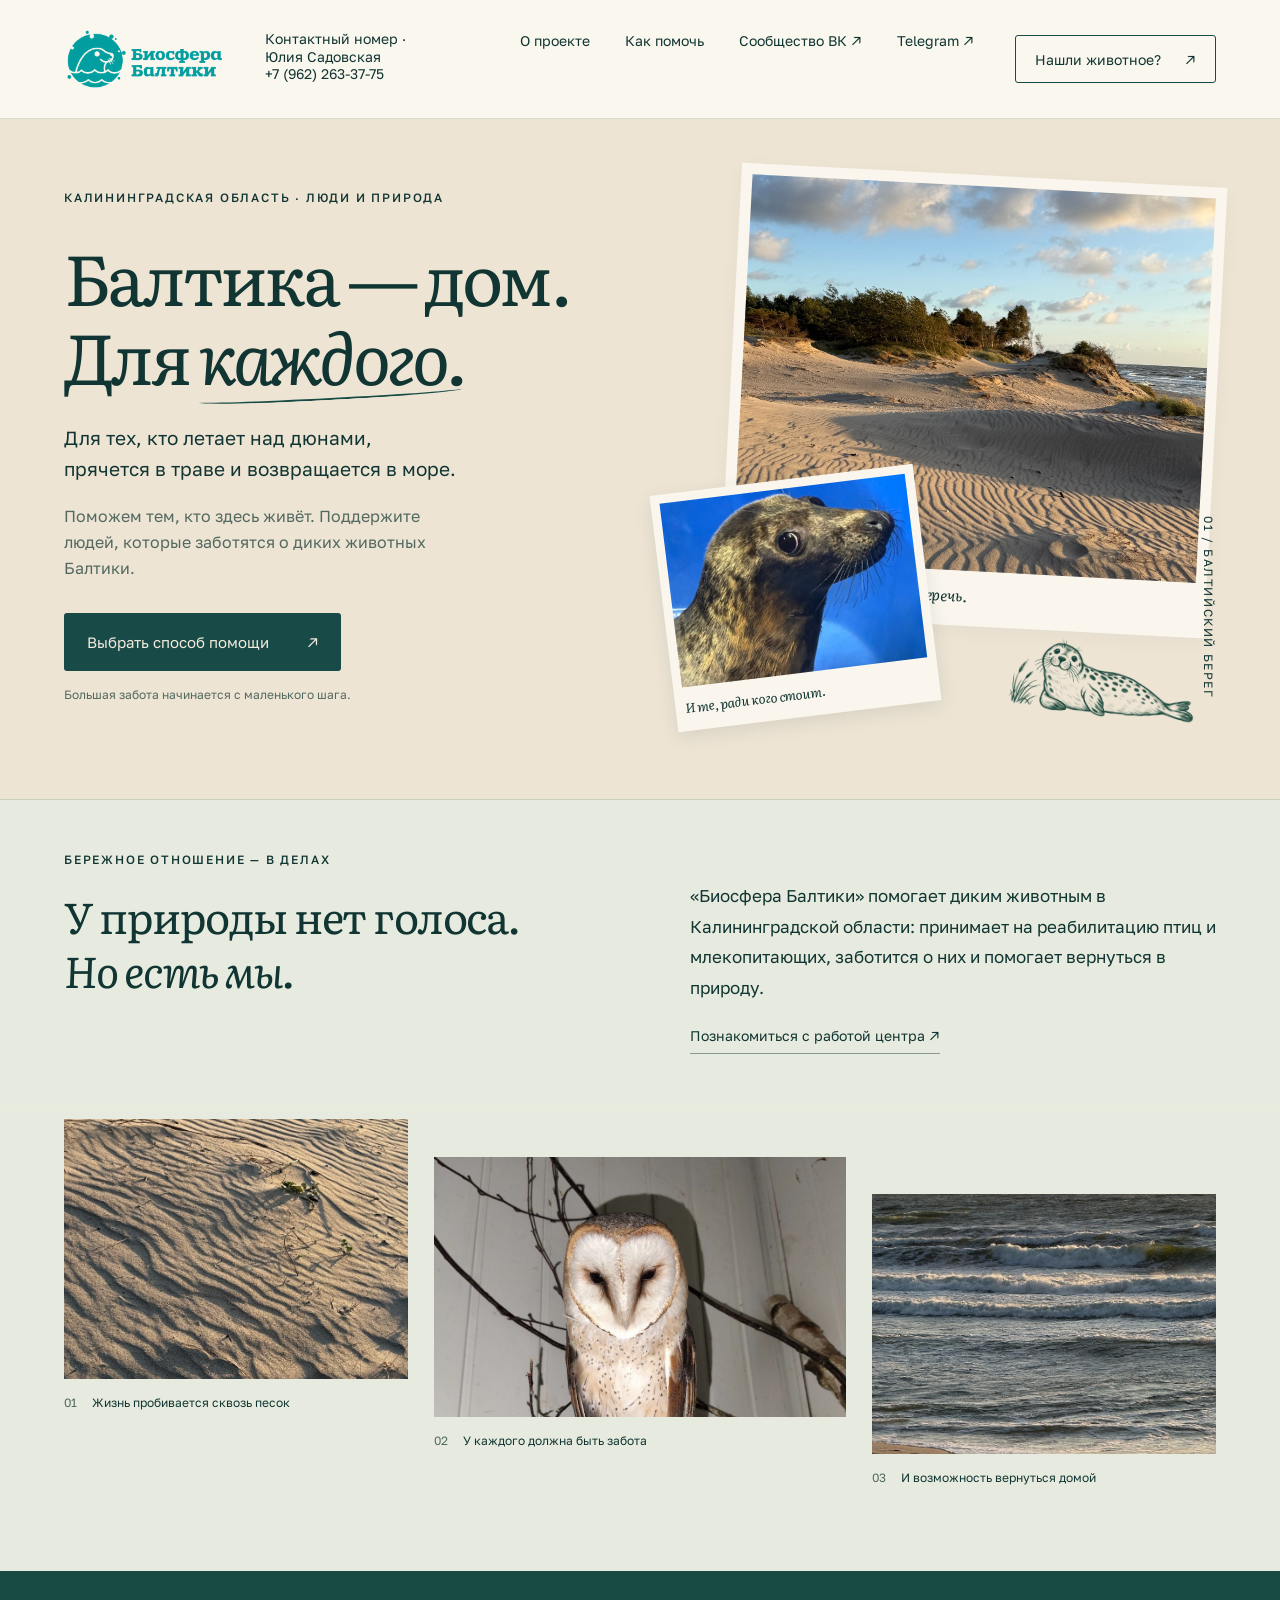
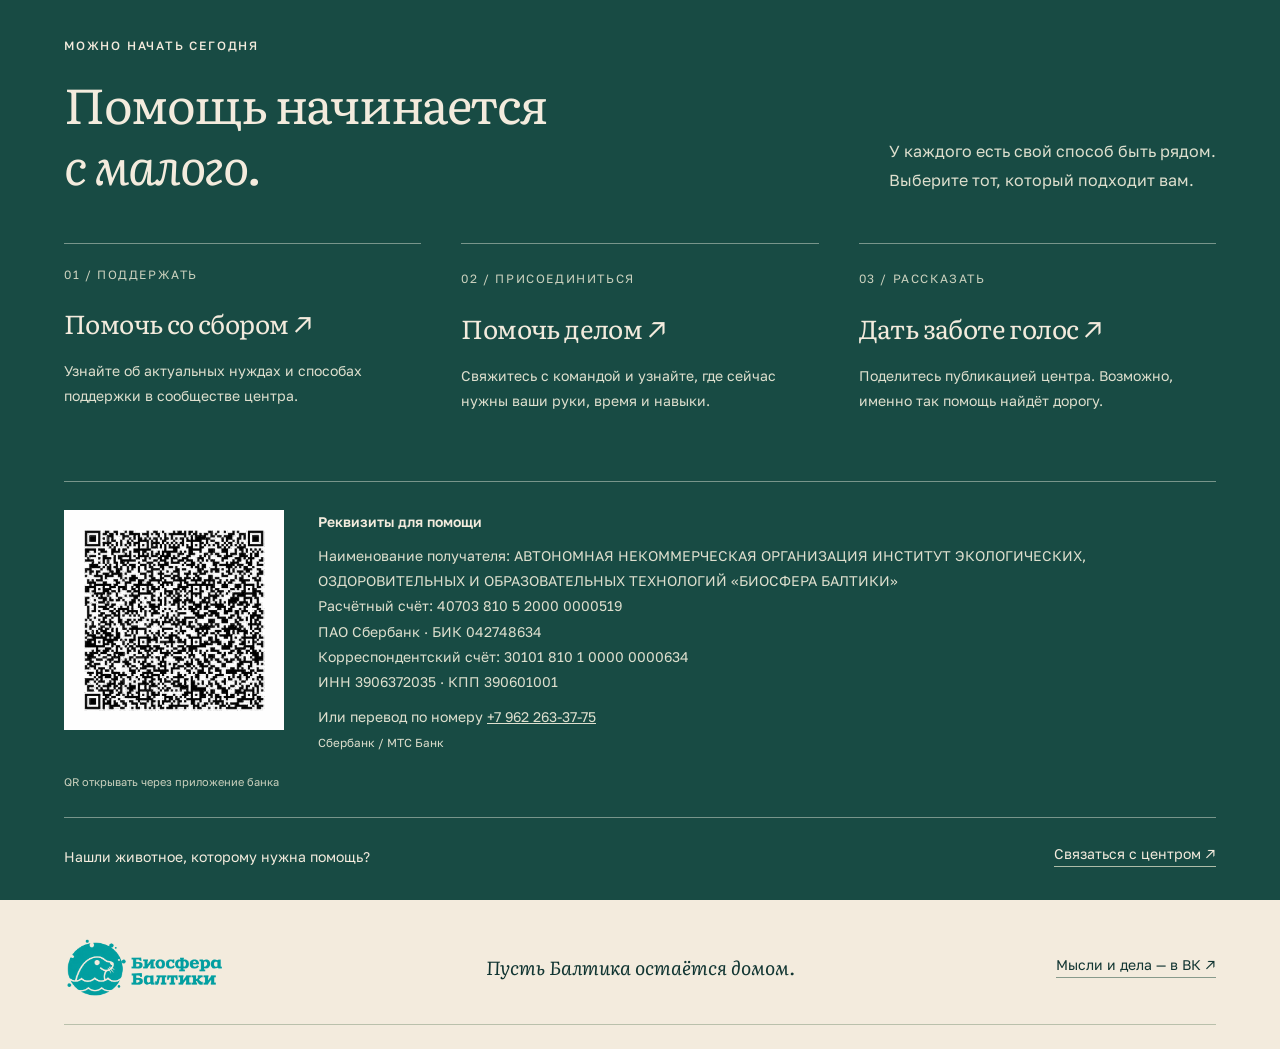
<file: index.html>
<!doctype html>
<html lang="ru"><head><meta charset="utf-8"><meta name="viewport" content="width=device-width, initial-scale=1"><meta http-equiv="refresh" content="0;url=./baltic-biosphere-github/"><link rel="canonical" href="./baltic-biosphere-github/"><title>Бережно, Балтика — Биосфера Балтики</title></head><body><p>Открываем <a href="./baltic-biosphere-github/">лендинг «Бережно, Балтика»</a>…</p></body></html>
</file>
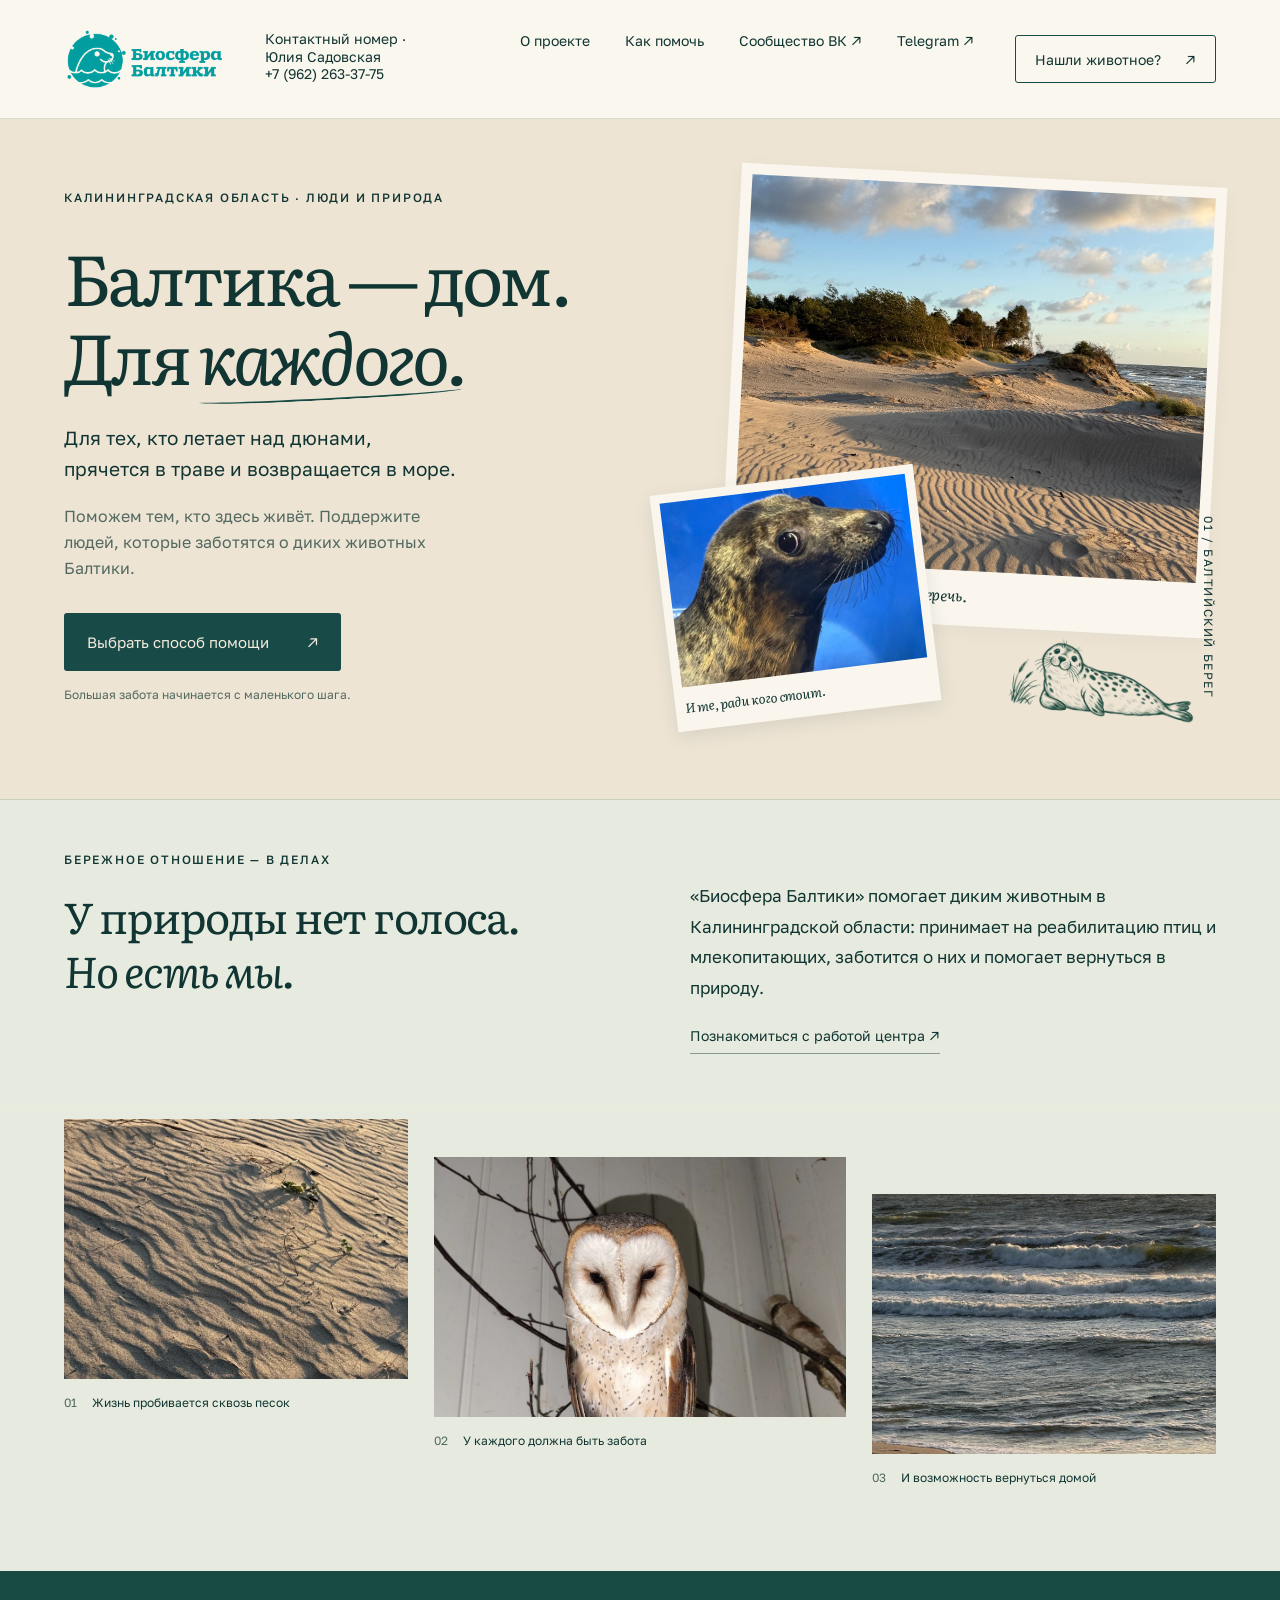
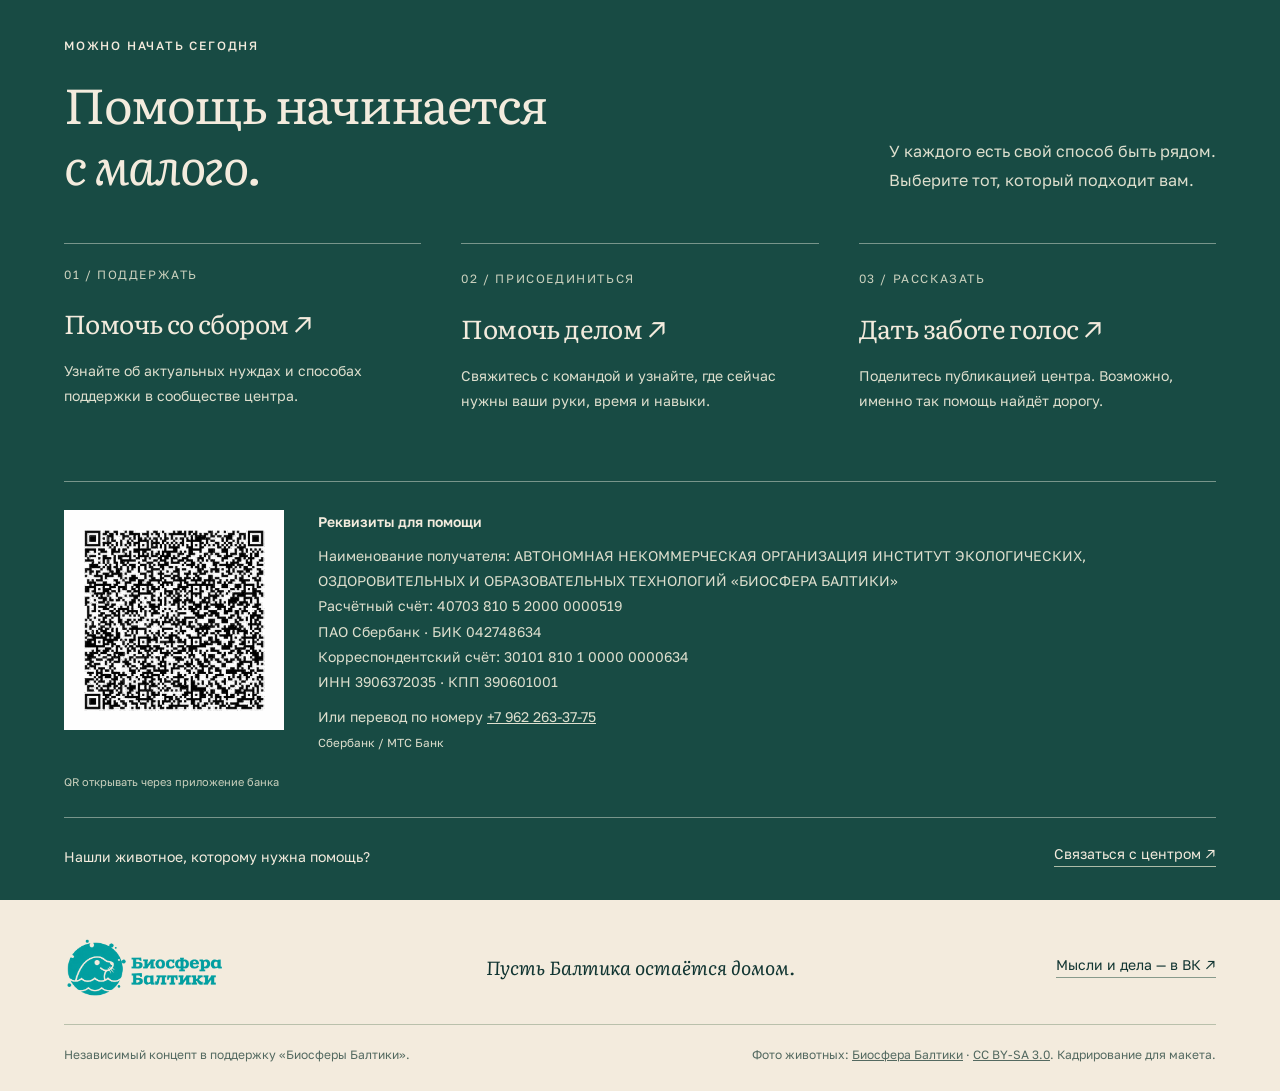
<file: baltic-biosphere-github/index.html>
<!doctype html>
<html lang="ru">
<head>
<meta charset="utf-8"><meta name="viewport" content="width=device-width, initial-scale=1">
<title>Бережно, Балтика — Биосфера Балтики</title>
<meta name="description" content="Балтика — дом. Поддержите людей, которые помогают диким животным Калининградской области. Независимый проект в поддержку Биосферы Балтики.">
<meta name="theme-color" content="#184B44"><link rel="icon" href="images/favicon-baltic.jpg" type="image/jpeg">
<link rel="stylesheet" href="fonts.css"><link rel="stylesheet" href="style.css?v=2">
</head>
<body>
<a class="skip" href="#main">К содержанию</a>
<header class="header wrap">
<a class="brand" href="#" aria-label="Биосфера Балтики — начало страницы"><img src="images/logo-original.png" alt="" width="62" height="62"></a>
<nav aria-label="Главное меню"><a class="phone" href="tel:+79622633775">Контактный номер · Юлия&nbsp;Садовская<br><span class="phone-number">+7 (962) 263-37-75</span></a><a href="#about">О проекте</a><a href="#help">Как помочь</a><a href="https://vk.ru/balticbiosphere" target="_blank" rel="noopener noreferrer">Сообщество ВК ↗</a><a href="https://web.telegram.org/k/#@balticbiosphere" target="_blank" rel="noopener noreferrer">Telegram ↗</a></nav>
<a class="rescue" href="https://balticbiosphere.ru/gethelp/" target="_blank" rel="noopener noreferrer">Нашли животное? <span>↗</span></a>
</header>
<main id="main">
<section class="hero wrap" aria-labelledby="hero-title">
<div class="hero-copy"><p class="eyebrow">КАЛИНИНГРАДСКАЯ ОБЛАСТЬ · ЛЮДИ И ПРИРОДА</p><h1 id="hero-title">Балтика — дом.<br>Для <em>каждого.</em></h1><p class="intro">Для тех, кто летает над дюнами,<br class="desktop"> прячется в траве и возвращается в море.</p><p class="hero-description">Поможем тем, кто здесь живёт. Поддержите людей, которые заботятся о диких животных Балтики.</p><a class="button" href="#help">Выбрать способ помощи <span aria-hidden="true">↗</span></a><p class="little-note">Большая забота начинается с маленького шага.</p></div>
<div class="hero-art"><figure class="dunes"><img src="images/dunes-web.jpg" alt="Балтийские дюны, прибрежные деревья и море в вечернем свете" width="1800" height="1350" fetchpriority="high"><figcaption>Место, которое хочется беречь.</figcaption></figure><figure class="seal"><img src="images/seal.jpg" alt="Портрет тюленя из проекта «Спасти рядового тюленя»" width="790" height="488"><figcaption>И те, ради кого стоит.</figcaption></figure><img class="seal-drawing" src="images/seal-drawing.png" alt="" width="1774" height="887"><span class="photo-index" aria-hidden="true">01 / БАЛТИЙСКИЙ БЕРЕГ</span></div>
</section>
<section class="about wrap" id="about"><div><p class="eyebrow">БЕРЕЖНОЕ ОТНОШЕНИЕ — В ДЕЛАХ</p><h2>У природы нет голоса.<br><em>Но есть мы.</em></h2></div><div class="about-copy"><p>«Биосфера Балтики» помогает диким животным в Калининградской области: принимает на реабилитацию птиц и млекопитающих, заботится о них и помогает вернуться в природу.</p><a class="text-link" href="https://balticbiosphere.ru/" target="_blank" rel="noopener noreferrer">Познакомиться с работой центра ↗</a></div></section>
<section class="nature wrap" aria-label="Природа Балтики"><figure><img src="images/plants-web.jpg" alt="Молодые зелёные побеги среди рельефных волн балтийского песка" width="788" height="1400" loading="lazy"><figcaption><span>01</span> Жизнь пробивается сквозь песок</figcaption></figure><figure><img src="images/owls.jpg" alt="Птицы из проекта центра «Сипухи едут домой»" width="790" height="488" loading="lazy"><figcaption><span>02</span> У каждого должна быть забота</figcaption></figure><figure><img src="images/sea-web.jpg" alt="Волны Балтийского моря и песчаный берег в тёплом вечернем свете" width="788" height="1400" loading="lazy"><figcaption><span>03</span> И возможность вернуться домой</figcaption></figure></section>
<section class="help" id="help"><div class="wrap"><div class="help-heading"><div><p class="eyebrow">МОЖНО НАЧАТЬ СЕГОДНЯ</p><h2>Помощь начинается<br><em>с малого.</em></h2></div><p>У каждого есть свой способ быть рядом.<br>Выберите тот, который подходит вам.</p></div><div class="help-options"><a class="help-card" href="https://t.me/balticbiosphere/14119" target="_blank" rel="noopener noreferrer"><span class="number">01 / ПОДДЕРЖАТЬ</span><h3>Помочь со сбором <span>↗</span></h3><p>Узнайте об актуальных нуждах и способах поддержки в сообществе центра.</p></a><a href="https://vk.ru/balticbiosphere" target="_blank" rel="noopener noreferrer"><span class="number">02 / ПРИСОЕДИНИТЬСЯ</span><h3>Помочь делом <span>↗</span></h3><p>Свяжитесь с командой и узнайте, где сейчас нужны ваши руки, время и навыки.</p></a><a href="https://vk.ru/balticbiosphere" target="_blank" rel="noopener noreferrer"><span class="number">03 / РАССКАЗАТЬ</span><h3>Дать заботе голос <span>↗</span></h3><p>Поделитесь публикацией центра. Возможно, именно так помощь найдёт дорогу.</p></a><div class="payment"><img class="payment-qr" src="images/payment-qr.jpg" alt="QR-код для оплаты" width="240" height="240"><span class="qr-caption">QR открывать через приложение банка</span><div class="payment-details"><strong>Реквизиты для помощи</strong><p>Наименование получателя: АВТОНОМНАЯ НЕКОММЕРЧЕСКАЯ ОРГАНИЗАЦИЯ ИНСТИТУТ ЭКОЛОГИЧЕСКИХ, ОЗДОРОВИТЕЛЬНЫХ И ОБРАЗОВАТЕЛЬНЫХ ТЕХНОЛОГИЙ «БИОСФЕРА БАЛТИКИ»<br>Расчётный счёт: 40703 810 5 2000 0000519<br>ПАО Сбербанк · БИК 042748634<br>Корреспондентский счёт: 30101 810 1 0000 0000634<br>ИНН 3906372035 · КПП 390601001</p><p>Или перевод по номеру <a href="tel:+79622633775">+7 962 263-37-75</a><br><small>Сбербанк / МТС Банк</small></p></div></div></div><div class="found"><p>Нашли животное, которому нужна помощь?</p><a href="https://balticbiosphere.ru/gethelp/" target="_blank" rel="noopener noreferrer">Связаться с центром ↗</a></div></div></section>
</main>
<footer class="wrap"><div class="footer-top"><a class="brand" href="#"><img src="images/logo-original.png" alt="" width="62" height="62"></a><p>Пусть Балтика остаётся домом.</p><a class="text-link" href="https://vk.ru/balticbiosphere" target="_blank" rel="noopener noreferrer">Мысли и дела — в ВК ↗</a></div><div class="credits"><p>Независимый концепт в поддержку «Биосферы Балтики».</p><p>Фото животных: <a href="https://balticbiosphere.ru/" target="_blank" rel="noopener noreferrer">Биосфера Балтики</a> · <a href="https://creativecommons.org/licenses/by-sa/3.0/" target="_blank" rel="noopener noreferrer">CC BY-SA 3.0</a>. Кадрирование для макета.</p></div></footer>
</body></html>
</file>
<file: baltic-biosphere-github/fonts.css>
@font-face {
  font-family: 'Golos Text';
  font-style: normal;
  font-weight: 400;
  font-display: swap;
  src: url(fonts/font-0.ttf) format('truetype');
}
@font-face {
  font-family: 'Golos Text';
  font-style: normal;
  font-weight: 500;
  font-display: swap;
  src: url(fonts/font-1.ttf) format('truetype');
}
@font-face {
  font-family: 'Golos Text';
  font-style: normal;
  font-weight: 600;
  font-display: swap;
  src: url(fonts/font-2.ttf) format('truetype');
}
@font-face {
  font-family: 'Literata';
  font-style: italic;
  font-weight: 400;
  font-display: swap;
  src: url(fonts/font-3.ttf) format('truetype');
}
@font-face {
  font-family: 'Literata';
  font-style: normal;
  font-weight: 400;
  font-display: swap;
  src: url(fonts/font-4.ttf) format('truetype');
}
@font-face {
  font-family: 'Literata';
  font-style: normal;
  font-weight: 500;
  font-display: swap;
  src: url(fonts/font-5.ttf) format('truetype');
}
</file>
<file: baltic-biosphere-github/style.css>
:root{--ink:#113532;--green:#184B44;--button:#184B48;--paper:#F3EBDD;--line:#b9c0ab;--muted:#536960;--sand:#dfd0b6}*{box-sizing:border-box}html{scroll-behavior:smooth;scroll-padding-top:32px}body{margin:0;background:var(--paper);color:var(--ink);font-family:'Golos Text',sans-serif;font-size:16px;-webkit-font-smoothing:antialiased}a{color:inherit;text-decoration:none}a:focus-visible{outline:3px solid #b6752f;outline-offset:6px}img{display:block;width:100%;object-fit:cover}figure,p{margin:0}button,a{-webkit-tap-highlight-color:transparent}.wrap{max-width:1440px;margin:auto;padding-left:64px;padding-right:64px}.header{height:119px;display:flex;align-items:center;justify-content:space-between;gap:32px}.brand{display:flex;align-items:center;gap:8px}.brand img{height:58px;width:160px;object-fit:contain;object-position:left center}.header nav{display:flex;gap:35px;font-size:14px}.header nav a,.text-link{border-bottom:1px solid transparent}.header nav a:hover,.text-link:hover{border-bottom-color:currentColor}.phone{white-space:nowrap;font-size:12px;color:var(--muted)}.rescue{border:1px solid var(--green);border-radius:3px;padding:14px 19px;font-size:14px;white-space:nowrap}.rescue span{margin-left:24px}.rescue:hover{background:var(--green);color:var(--paper)}.hero{padding-top:50px;padding-bottom:80px;display:grid;grid-template-columns:1.05fr 1fr;gap:45px;min-height:680px}.eyebrow{font-size:12px;line-height:1.6;font-weight:500;letter-spacing:1.8px}.hero-copy{padding-top:19px}h1,h2,h3{font-family:'Literata',Georgia,serif;font-weight:400;margin:0}h1{font-size:clamp(48px,5.5vw,80px);line-height:1.12;letter-spacing:-3.8px;margin:30px 0 27px}em{font-weight:400}h1 em{position:relative;display:inline-block}h1 em:after{content:'';position:absolute;bottom:-5px;left:0;width:99%;height:7px;border-bottom:2px solid var(--green);border-radius:50%;transform:rotate(-3deg)}.intro{font-size:19px;line-height:1.65;max-width:450px}.hero-description{font-size:16px;line-height:1.65;color:var(--muted);max-width:390px;margin-top:18px}.button{margin-top:31px;background:var(--button);color:var(--paper);display:inline-flex;padding:20px 23px;gap:38px;font-size:15px;border-radius:3px;transition:background .2s,transform .2s}.button:hover{background:var(--ink);transform:translateY(-2px)}.little-note{font-size:12px;margin-top:16px;color:var(--muted)}.hero-art{position:relative;min-height:535px;padding-top:6px}.dunes{width:90%;margin-left:10%;transform:rotate(3deg);background:#faf6ed;padding:11px 11px 0;box-shadow:0 5px 18px #1135320a}.dunes img{height:385px;object-position:42% 55%}.dunes figcaption{font-family:'Literata',serif;font-style:italic;padding:13px 3px 19px;font-size:15px}.seal{position:absolute;left:-13px;bottom:2px;width:49%;background:#faf6ed;padding:9px 9px 0;transform:rotate(-7deg);box-shadow:0 5px 18px #1135321a}.seal img{height:185px;object-position:50% 50%}.seal figcaption{font-family:'Literata',serif;font-style:italic;font-size:13px;padding:11px 1px 14px}.photo-index{position:absolute;right:0;bottom:20px;font-size:12px;letter-spacing:1.6px;writing-mode:vertical-rl}.about{display:grid;grid-template-columns:1fr 1fr;gap:100px;padding-top:50px;padding-bottom:55px;border-top:1px solid var(--line)}h2{font-size:43px;line-height:1.25;letter-spacing:-1.5px}.about h2{margin-top:20px}.about-copy{font-size:17px;line-height:1.8;padding-top:31px;max-width:540px}.text-link{font-size:14px;display:inline-block;margin-top:20px;padding-bottom:4px;border-bottom:1px solid #879a8b}.nature{display:grid;grid-template-columns:1fr 1.2fr 1fr;gap:26px;padding-bottom:83px}.nature img{height:260px;filter:saturate(.88)}.nature figure:first-child img{object-position:40% 45%}.nature figure:nth-child(2){padding-top:38px}.nature figure:last-child{padding-top:75px}.nature figcaption{font-size:12px;line-height:1.7;margin-top:14px}.nature figcaption span{margin-right:12px;color:var(--muted);font-size:12px}.help{background:var(--green);color:var(--paper);padding:65px 0 24px}.help-heading{display:flex;align-items:end;justify-content:space-between;gap:40px}.help h2{margin-top:17px;font-size:49px}.help-heading>p{font-size:16px;line-height:1.8;max-width:390px;color:#dedfce}.help-options{margin-top:48px;display:grid;grid-template-columns:repeat(3,1fr);gap:40px}.help-options>a{border-top:1px solid #78958b;padding-top:23px;padding-bottom:28px}.number{font-size:12px;letter-spacing:1.6px;color:#cbd1be}.help h3{font-size:26px;margin:21px 0 16px;letter-spacing:-.6px}.help h3 span{font-family:'Golos Text',sans-serif;display:inline-block;transition:transform .2s}.help-options a:hover h3 span{transform:translate(4px,-4px)}.help-options p{font-size:14px;line-height:1.8;color:#dedfce;max-width:320px}.found{border-top:1px solid #78958b;display:flex;align-items:center;justify-content:space-between;gap:20px;padding:27px 0 9px;font-size:14px}.found a{border-bottom:1px solid #adbca8;padding-bottom:4px}.footer-top{padding-top:38px;padding-bottom:28px;display:flex;justify-content:space-between;align-items:center;gap:30px}.footer-top>p{font-family:'Literata',serif;font-size:19px;font-style:italic}.footer-top .text-link{margin:0}.credits{border-top:1px solid var(--line);padding:20px 0 25px;color:var(--muted);font-size:12px;line-height:1.7;display:flex;justify-content:space-between;gap:30px}.credits a{text-decoration:underline}.skip{position:absolute;top:-100px;left:20px;z-index:20;background:var(--ink);color:white;padding:15px}.skip:focus{top:15px}@media(min-width:1450px){.hero{padding-top:70px;padding-bottom:95px}}@media(max-width:1000px){.wrap{padding-left:32px;padding-right:32px}.header nav{gap:18px}.header{gap:20px}.hero{gap:20px}.hero-art{min-height:520px}.dunes img{height:340px}.seal{width:65%;bottom:25px}.seal img{height:170px}h1{font-size:58px}.about{gap:40px}.help h3{font-size:23px}.help-options{gap:25px}}@media(max-width:720px){.wrap{padding-left:22px;padding-right:22px}.header{height:100px;gap:15px}.brand img{width:145px;height:54px;object-fit:contain;object-position:left center}.header nav{display:none}.phone{white-space:nowrap;font-size:12px;color:var(--muted)}.rescue{font-size:12px;padding:12px}.rescue span{margin-left:8px}.hero{display:flex;flex-direction:column;padding-top:22px;padding-bottom:42px;gap:30px}.hero-copy{padding-top:0}.eyebrow{font-size:12px;letter-spacing:1.3px}h1{font-size:clamp(46px,10vw,66px);letter-spacing:-2.6px;margin:23px 0 24px}.intro{font-size:18px}.hero-description{max-width:410px}.little-note{font-size:12px}.hero-art{min-height:465px;max-width:500px;width:100%;align-self:center;padding:10px 10px 0}.dunes{width:88%;margin-left:12%}.dunes img{height:300px}.seal{width:52%;left:5px;bottom:0}.seal img{height:145px}.photo-index{bottom:12px}.about{grid-template-columns:1fr;gap:22px;padding-top:37px;padding-bottom:35px}h2{font-size:35px}.about-copy{padding:0;font-size:16px}.nature{gap:16px;grid-template-columns:1fr 1fr;padding-bottom:45px}.nature img{height:220px}.nature figure:nth-child(2){padding-top:40px}.nature figure:last-child{grid-column:1/-1;padding-top:10px}.nature figure:last-child img{height:220px;object-position:50% 57%}.nature figcaption{font-size:12px}.help{padding-top:42px}.help-heading{display:block}.help h2{font-size:40px}.help-heading>p{margin-top:22px}.help-options{grid-template-columns:1fr;gap:0;margin-top:30px}.help-options>a{padding-top:20px;padding-bottom:24px}.help h3{font-size:28px;margin:14px 0}.help-options p{max-width:100%}.found{align-items:start;flex-direction:column;font-size:14px}.footer-top{flex-wrap:wrap;gap:20px}.footer-top>p{font-size:16px}.footer-top .text-link{font-size:13px}.credits{flex-direction:column;gap:10px;font-size:12px}}@media(prefers-reduced-motion:reduce){html{scroll-behavior:auto}*{transition:none!important}}

.seal-drawing{position:absolute;width:190px;height:auto;right:17px;bottom:-8px;transform:rotate(5deg)}@media(max-width:1000px){.seal-drawing{width:145px;right:0;bottom:-10px}}@media(max-width:720px){.seal-drawing{width:140px;right:10px;bottom:-8px}.photo-index{display:none}}

/* Tonal separation across full-width sections. */
.header{background:#FAF7EF;box-shadow:0 0 0 100vmax #FAF7EF;clip-path:inset(0 -100vmax);border-bottom:1px solid #d8d9c9}.hero{background:#EDE4D4;box-shadow:0 0 0 100vmax #EDE4D4;clip-path:inset(0 -100vmax)}.about,.nature{background:#E7EBDF;box-shadow:0 0 0 100vmax #E7EBDF;clip-path:inset(0 -100vmax)}.about{border-top:1px solid #cad1be}.nature{padding-top:10px}

.help-card{border-top:1px solid #78958b;padding-top:23px;padding-bottom:28px}.help-card h3{font-size:26px;margin:21px 0 16px;letter-spacing:-.6px}.payment{margin-top:20px;padding:18px;border:1px solid #78958b;background:#11353233;font-size:12px;line-height:1.65}.payment strong{font-size:14px}.payment p{margin-top:10px}.payment a{text-decoration:underline}.qr-note{color:#cbd1be;font-style:italic}.qr-note small{font-size:11px}.help-card + .help-options{}
@media(max-width:1000px){.header nav{gap:12px}.phone{display:none}}@media(max-width:720px){.header nav{display:none}.help-card h3{font-size:28px}.payment{font-size:13px}}

.payment-qr{width:180px;height:180px;object-fit:contain;background:#fff;margin:0 0 18px}.payment{display:grid;grid-template-columns:180px 1fr;column-gap:22px}.payment-qr+strong,.payment-qr+strong~p{grid-column:2}.payment-qr{grid-row:1 / span 4}@media(max-width:720px){.payment{display:block}.payment-qr{margin-bottom:18px}}
/* Full-width support card */
.help-options{grid-template-columns:repeat(2,minmax(0,1fr));gap:32px 40px}
.help-card{grid-column:1 / -1;display:grid;grid-template-columns:220px minmax(0,1fr);column-gap:34px;align-items:start;padding:26px 0 32px}
.help-card .number,.help-card h3,.help-card>p{grid-column:2}
.help-card .number{grid-row:1}.help-card h3{grid-row:2}.help-card>p{grid-row:3}.help-card .payment{grid-column:1 / -1;grid-row:4;display:grid;grid-template-columns:220px minmax(0,1fr);column-gap:34px;align-items:start;margin-top:24px;padding:22px 0 0;border:0;border-top:1px solid #78958b;background:transparent}.help-card .payment-qr{grid-column:1;grid-row:1 / span 4;width:220px;height:220px;margin:0}.help-card .payment strong,.help-card .payment p{grid-column:2}.help-card .payment strong{grid-row:1}.help-card .payment p:nth-of-type(1){grid-row:2}.help-card .payment p:nth-of-type(2){grid-row:3}
@media(max-width:720px){.help-options{grid-template-columns:1fr;gap:0}.help-card{grid-column:auto;display:block}.help-card .number,.help-card h3,.help-card>p{display:block}.help-card .payment{display:block;padding-top:20px}.help-card .payment-qr{width:180px;height:180px;margin-bottom:18px}}
/* Restore three help columns; keep QR inside the first card */
.help-options{grid-template-columns:repeat(3,minmax(0,1fr));gap:40px}
.help-card{grid-column:auto;display:block;padding:0}
.help-card .number,.help-card h3,.help-card>p{display:block}
.help-card .payment{display:block;margin-top:28px;padding:24px 0 0;border-top:1px solid #78958b}
.help-card .payment-qr{display:block;width:100%;max-width:220px;height:auto;margin:0 0 22px}
.help-card .payment strong,.help-card .payment p{display:block}
@media(max-width:720px){.help-options{grid-template-columns:1fr;gap:0}.help-card{display:block}.help-card .payment{display:block}.help-card .payment-qr{width:180px}}
.header .phone{font-size:14px;line-height:1.25;white-space:normal;max-width:220px}
.header .phone{color:var(--ink)}
.header .phone-number{white-space:nowrap}
.rescue{height:48px;display:inline-flex;align-items:center}
@media(max-width:1000px){.header .phone{font-size:12px;max-width:150px}}
.header .phone{align-self:center;transform:translateY(-2px)}
.qr-caption{grid-column:1;display:block;max-width:220px;margin-top:-14px;font-size:11px;line-height:1.35;color:#cbd1be}
.help-options>.payment .payment-qr{grid-column:1;grid-row:1}
.help-options>.payment .qr-caption{grid-column:1;grid-row:2;margin-top:-14px}
.help-options>.payment .payment-details{grid-column:2;grid-row:1}
@media(max-width:720px){.qr-caption{max-width:180px;margin-top:-10px;margin-bottom:18px}}
/* Payment details span the full row below the three help options. */
.help-options>.payment{grid-column:1 / -1;display:grid;grid-template-columns:220px minmax(0,1fr);gap:34px;margin-top:0;padding:28px 0;border:0;border-top:1px solid #78958b;background:transparent;align-items:start}
.help-options>.payment .payment-qr{width:220px;height:220px;margin:0}
.payment-details{min-width:0}
.payment-details strong{display:block;font-size:14px;margin-bottom:10px}
.payment-details p{max-width:none;margin-top:10px}
@media(max-width:720px){.help-options>.payment{grid-column:auto;display:block;padding:24px 0}.help-options>.payment .payment-qr{width:180px;height:180px;margin-bottom:18px}}
</file>
